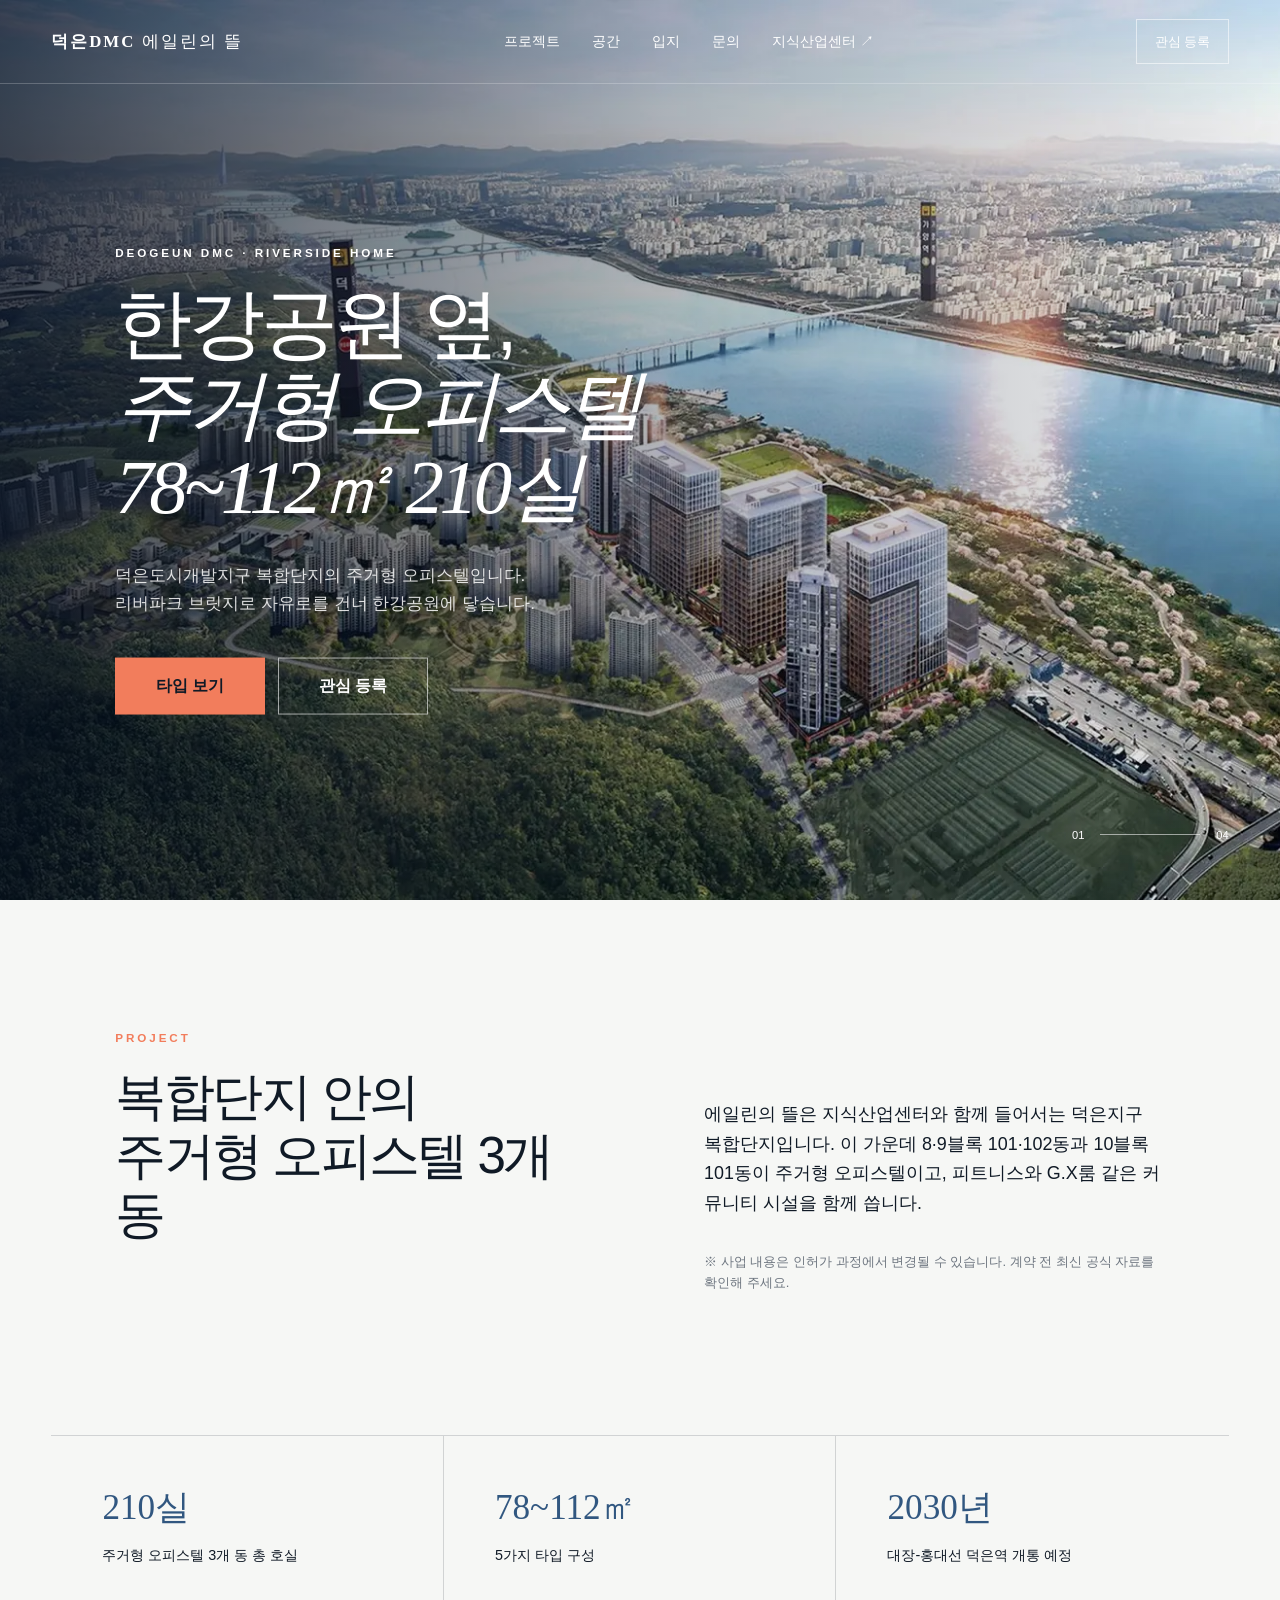
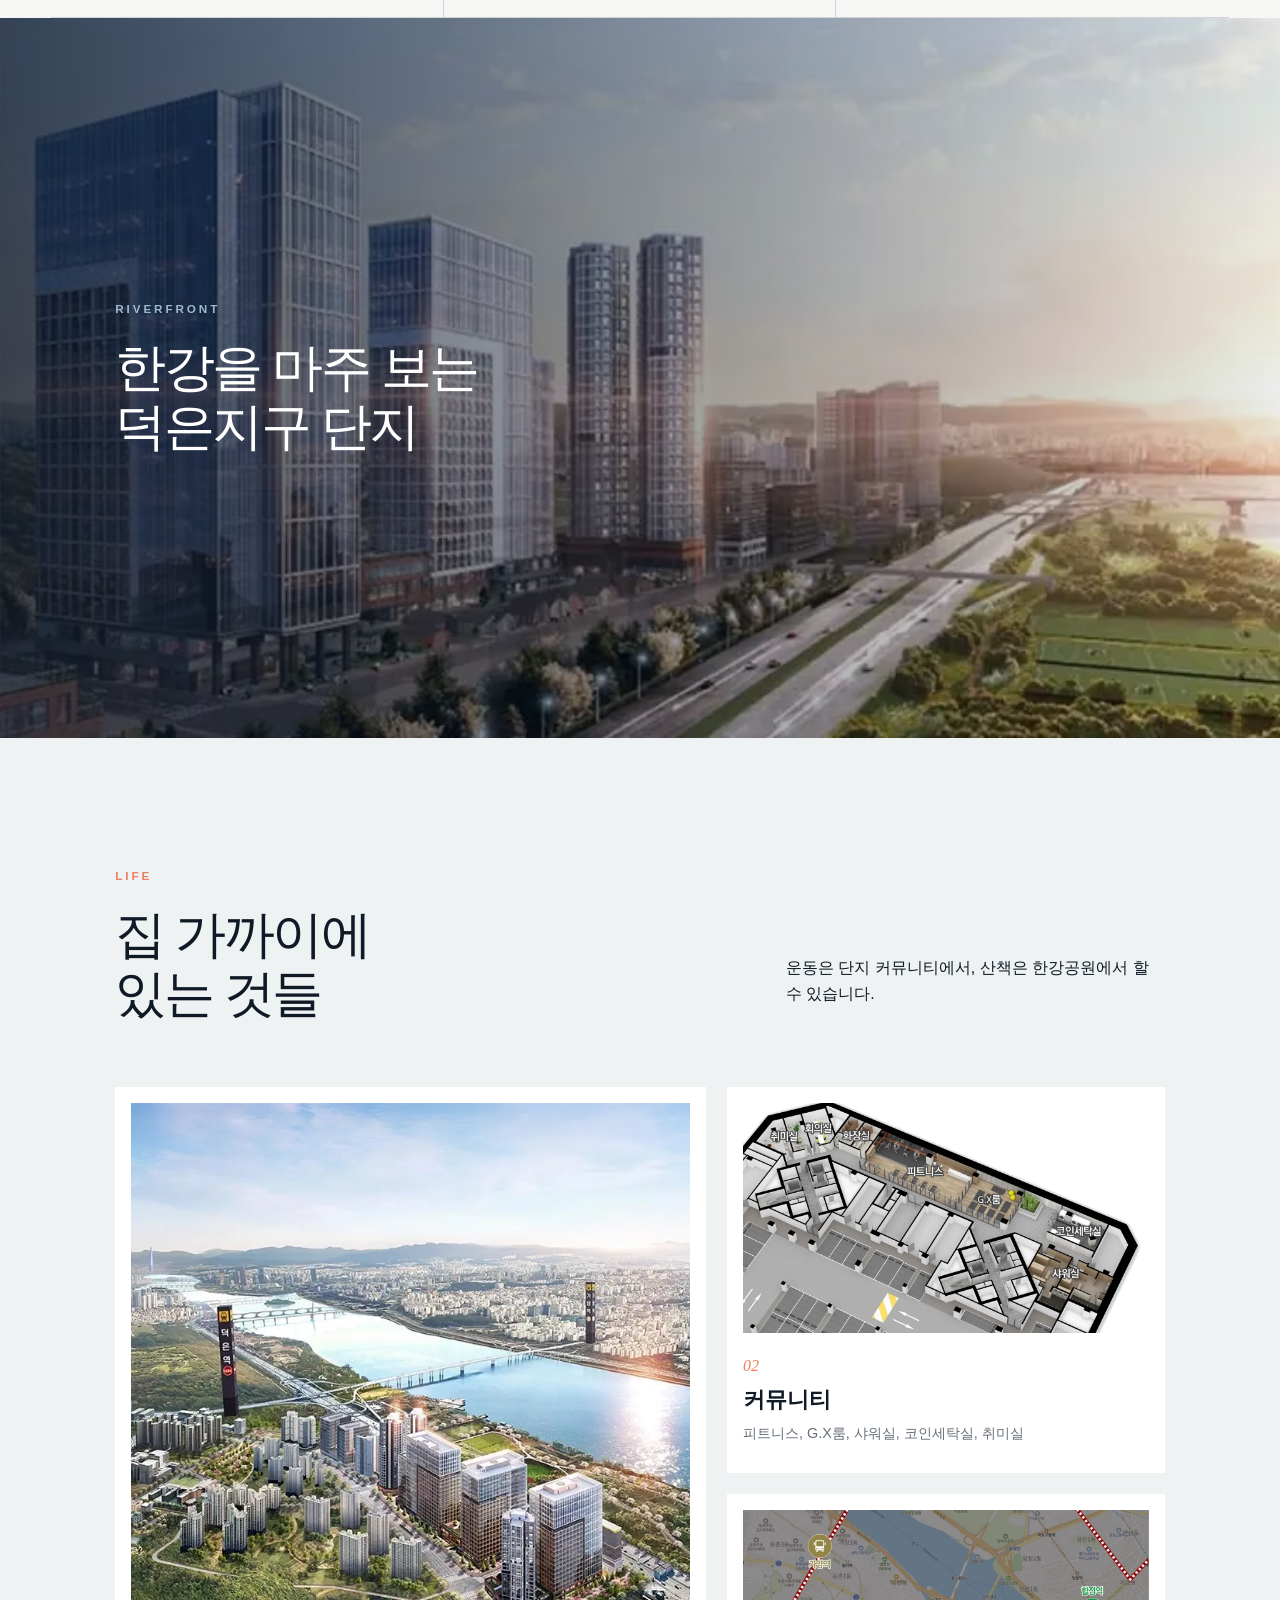
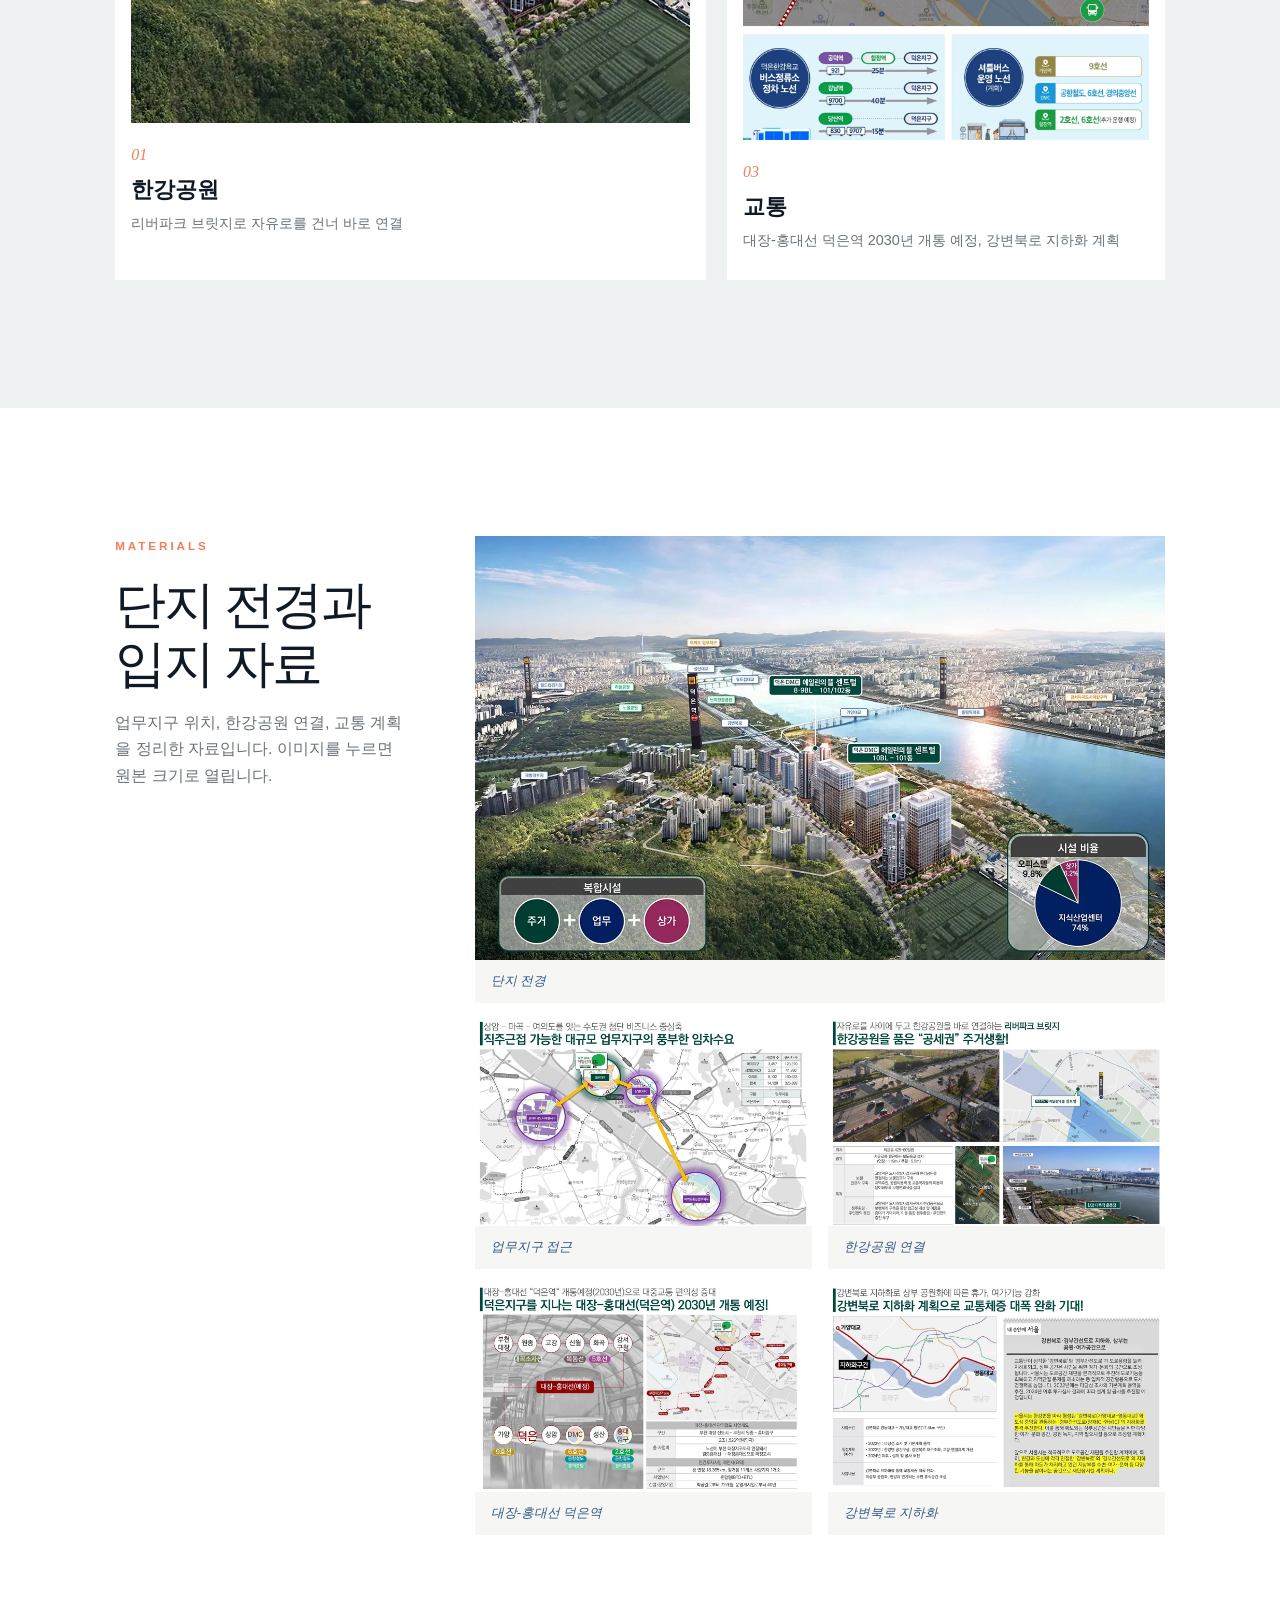
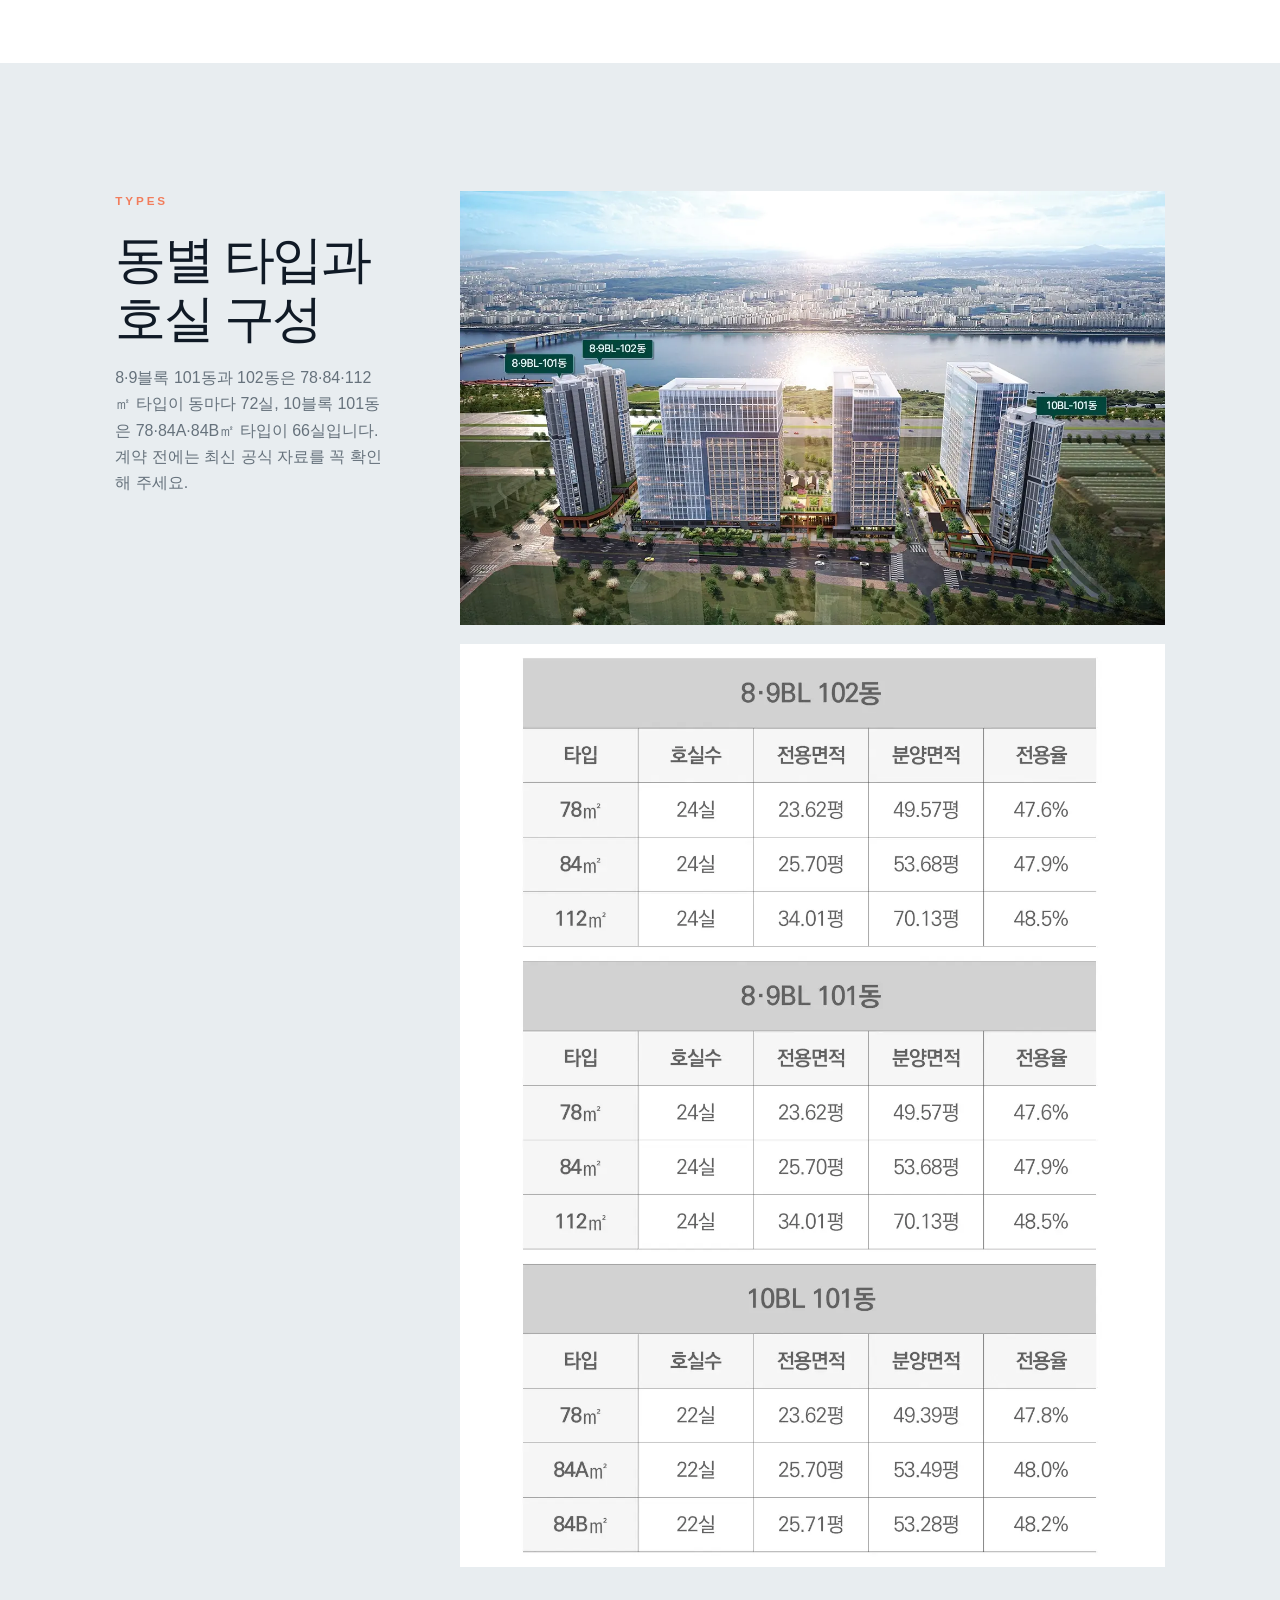
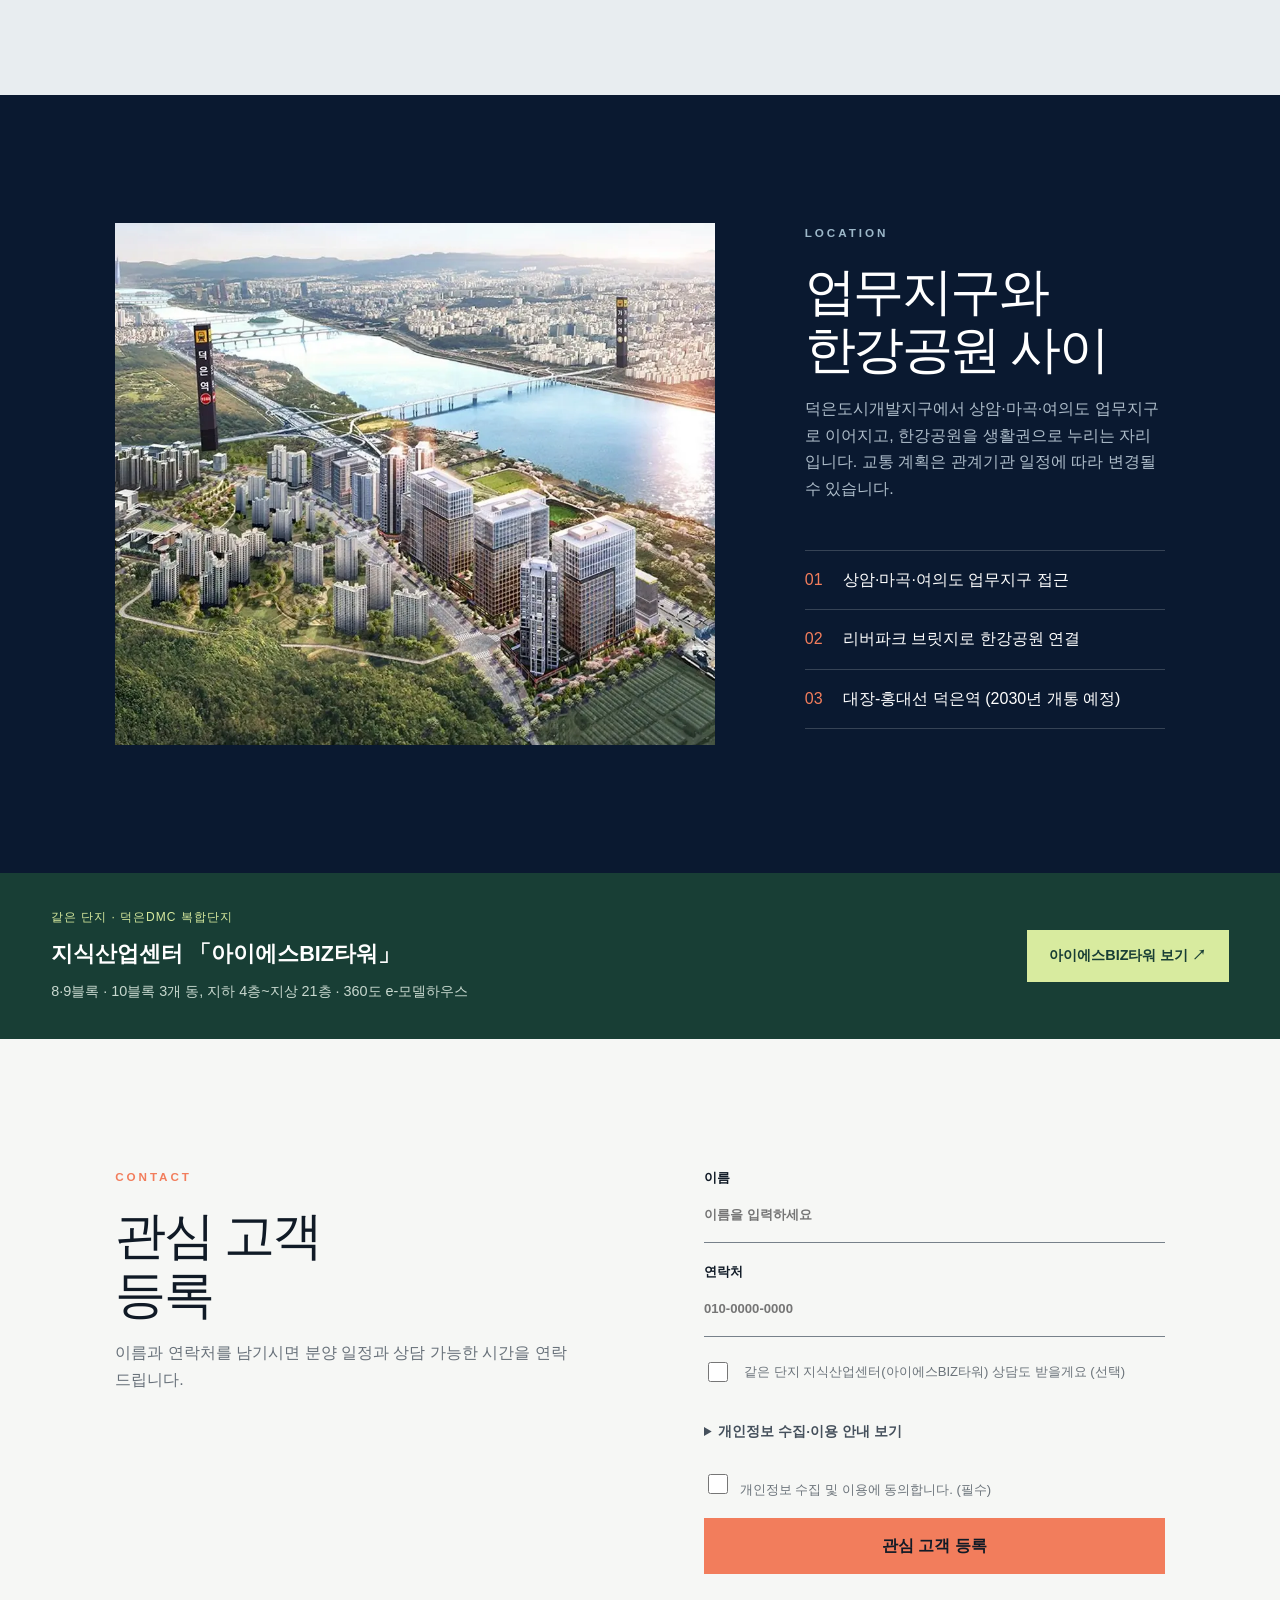
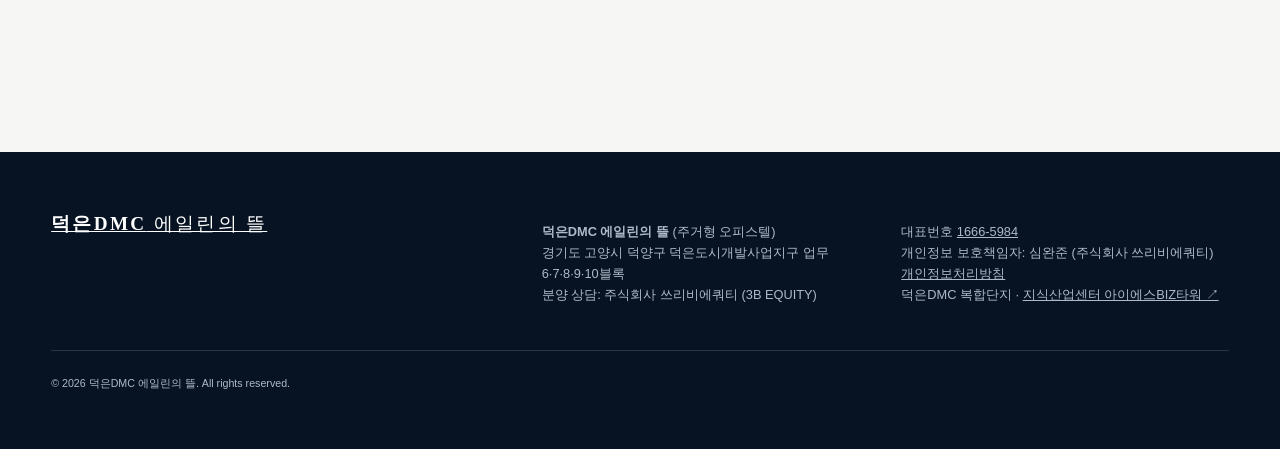
<file: index.html>
<!doctype html>
<html lang="ko">
<head>
  <meta charset="utf-8">
  <meta name="viewport" content="width=device-width,initial-scale=1">
  <meta name="description" content="덕은DMC 에일린의 뜰 — 한강공원 옆 주거형 오피스텔 3개 동, 78~112㎡ 210실">
  <meta property="og:title" content="덕은DMC 에일린의 뜰">
  <meta property="og:description" content="한강공원 옆 주거형 오피스텔 3개 동, 78~112㎡ 210실 · 관심고객 1666-5984">
  <meta property="og:image" content="https://wanjunsim3-droid.github.io/isbiz/og-image.jpg"><meta property="og:image:width" content="1200"><meta property="og:image:height" content="630"><meta property="og:url" content="https://wanjunsim3-droid.github.io/isbiz/"><meta property="og:site_name" content="덕은DMC 에일린의 뜰"><meta property="og:locale" content="ko_KR"><meta name="twitter:card" content="summary_large_image"><meta name="twitter:image" content="https://wanjunsim3-droid.github.io/isbiz/og-image.jpg"><meta name="theme-color" content="#0a1930"><link rel="canonical" href="https://wanjunsim3-droid.github.io/isbiz/"><link rel="icon" href="favicon.ico" sizes="48x48"><link rel="icon" href="favicon.png" type="image/png"><link rel="apple-touch-icon" href="apple-touch-icon.png">
  <meta property="og:type" content="website">
  <title>덕은DMC 에일린의 뜰</title>
  <link rel="stylesheet" href="styles.css?v=20261122b">
  <link rel="stylesheet" href="gallery.css?v=20261122b">
</head>
<body>
  <header class="site-header">
    <a class="brand" href="#top" aria-label="처음으로"><span>덕은DMC</span> 에일린의 뜰</a>
    <button class="menu-button" aria-expanded="false" aria-controls="nav">메뉴</button>
    <nav id="nav" aria-label="주요 메뉴">
      <a href="#story">프로젝트</a><a href="#places">공간</a><a href="#location">입지</a><a href="#contact">문의</a><a class="nav-sister" href="https://wanjunsim3-droid.github.io/isbiztower/?from=isbiz" target="_blank" rel="noopener">지식산업센터 ↗</a>
    </nav>
    <a class="header-cta" href="#contact">관심 등록</a>
  </header>

  <main id="top">
    <section class="hero" aria-labelledby="hero-title">
      <img src="1783400530_2.슬라이드메인02.webp" alt="한강과 주변 도시를 조망한 프로젝트 광역 이미지" width="1600" height="926" fetchpriority="high">
      <div class="hero-shade"></div>
      <div class="hero-content">
        <p class="eyebrow">DEOGEUN DMC · RIVERSIDE HOME</p>
        <h1 id="hero-title">한강공원 옆,<br><em>주거형 오피스텔<br>78~112㎡ 210실</em></h1>
        <p class="hero-copy">덕은도시개발지구 복합단지의 주거형 오피스텔입니다.<br>리버파크 브릿지로 자유로를 건너 한강공원에 닿습니다.</p>
        <div class="hero-actions"><a class="button primary" href="#types">타입 보기</a><a class="button ghost" href="#contact">관심 등록</a></div>
      </div>
      <div class="hero-index" aria-hidden="true"><span>01</span><i></i><span>04</span></div>
    </section>

    <section id="story" class="intro section-pad">
      <div><p class="section-label">PROJECT</p><h2>복합단지 안의<br>주거형 오피스텔 3개 동</h2></div>
      <div class="intro-copy"><p>에일린의 뜰은 지식산업센터와 함께 들어서는 덕은지구 복합단지입니다. 이 가운데 8·9블록 101·102동과 10블록 101동이 주거형 오피스텔이고, 피트니스와 G.X룸 같은 커뮤니티 시설을 함께 씁니다.</p><p class="disclaimer">※ 사업 내용은 인허가 과정에서 변경될 수 있습니다. 계약 전 최신 공식 자료를 확인해 주세요.</p></div>
    </section>

    <section class="stats" aria-label="프로젝트 핵심 가치">
      <article><strong>210실</strong><span>주거형 오피스텔 3개 동 총 호실</span></article>
      <article><strong>78~112㎡</strong><span>5가지 타입 구성</span></article>
      <article><strong>2030년</strong><span>대장-홍대선 덕은역 개통 예정</span></article>
    </section>

    <section class="project-visual" aria-label="프로젝트 전경">
      <img src="1783405571서브탑이미지.webp" alt="한강변 프로젝트 건축 전경" width="1900" height="400" loading="lazy" decoding="async">
      <div><p class="section-label light">RIVERFRONT</p><h2>한강을 마주 보는<br>덕은지구 단지</h2></div>
    </section>

    <section id="places" class="places section-pad">
      <div class="places-head"><div><p class="section-label">LIFE</p><h2>집 가까이에<br>있는 것들</h2></div><p>운동은 단지 커뮤니티에서, 산책은 한강공원에서 할 수 있습니다.</p></div>
      <div class="scene-grid">
        <article class="scene scene-large"><div class="scene-art art-one"></div><span>01</span><h3>한강공원</h3><p>리버파크 브릿지로 자유로를 건너 바로 연결</p></article>
        <article class="scene"><div class="scene-art art-two"></div><span>02</span><h3>커뮤니티</h3><p>피트니스, G.X룸, 샤워실, 코인세탁실, 취미실</p></article>
        <article class="scene"><div class="scene-art art-three"></div><span>03</span><h3>교통</h3><p>대장-홍대선 덕은역 2030년 개통 예정, 강변북로 지하화 계획</p></article>
      </div>
    </section>

    <section class="gallery section-pad" aria-labelledby="gallery-title">
      <div class="gallery-title"><p class="section-label">MATERIALS</p><h2 id="gallery-title">단지 전경과<br>입지 자료</h2><p>업무지구 위치, 한강공원 연결, 교통 계획을 정리한 자료입니다. 이미지를 누르면 원본 크기로 열립니다.</p></div>
      <div class="gallery-track">
        <figure><a href="1783405256_1.00.webp" target="_blank" rel="noopener" aria-label="원본 크게 보기"><img src="1783405256_1.00.webp" alt="덕은DMC 에일린의 뜰 단지 전경과 복합시설 구성(주거·업무·상가)" width="1300" height="800" loading="lazy" decoding="async"></a><figcaption>단지 전경</figcaption></figure>
        <figure><a href="1783405256_2.01.webp" target="_blank" rel="noopener" aria-label="원본 크게 보기"><img src="1783405256_2.01.webp" alt="상암·마곡·여의도를 잇는 업무지구 위치도" width="1300" height="800" loading="lazy" decoding="async"></a><figcaption>업무지구 접근</figcaption></figure>
        <figure><a href="1783405256_3.02.webp" target="_blank" rel="noopener" aria-label="원본 크게 보기"><img src="1783405256_3.02.webp" alt="리버파크 브릿지로 연결되는 한강공원 생활권" width="1300" height="800" loading="lazy" decoding="async"></a><figcaption>한강공원 연결</figcaption></figure>
        <figure><a href="1783405257_4.03.webp" target="_blank" rel="noopener" aria-label="원본 크게 보기"><img src="1783405257_4.03.webp" alt="대장-홍대선 덕은역 2030년 개통 예정 노선도" width="1300" height="800" loading="lazy" decoding="async"></a><figcaption>대장-홍대선 덕은역</figcaption></figure>
        <figure><a href="1783405257_5.04.webp" target="_blank" rel="noopener" aria-label="원본 크게 보기"><img src="1783405257_5.04.webp" alt="강변북로 지하화 계획 안내" width="1300" height="800" loading="lazy" decoding="async"></a><figcaption>강변북로 지하화</figcaption></figure>
      </div>
    </section>

    <section id="types" class="overview section-pad" aria-labelledby="overview-title">
      <div class="overview-copy"><p class="section-label">TYPES</p><h2 id="overview-title">동별 타입과<br>호실 구성</h2><p>8·9블록 101동과 102동은 78·84·112㎡ 타입이 동마다 72실, 10블록 101동은 78·84A·84B㎡ 타입이 66실입니다. 계약 전에는 최신 공식 자료를 꼭 확인해 주세요.</p></div>
      <div class="overview-images"><img src="1783401132_1.사업개요.webp" alt="강변 프로젝트 건물 배치 조감도" width="1300" height="800" loading="lazy" decoding="async"><img src="1783401680_2.사업개요1.webp" alt="동별 타입과 면적 안내표" width="1300" height="1700" loading="lazy" decoding="async"></div>
    </section>

    <section id="location" class="location section-pad">
      <div class="map-art location-photo"><img src="1783405372_1.관심고객등록.webp" alt="한강과 주변 생활권을 보여주는 광역 조감도" width="1300" height="800" loading="lazy" decoding="async"></div>
      <div class="location-copy"><p class="section-label light">LOCATION</p><h2>업무지구와<br>한강공원 사이</h2><p>덕은도시개발지구에서 상암·마곡·여의도 업무지구로 이어지고, 한강공원을 생활권으로 누리는 자리입니다. 교통 계획은 관계기관 일정에 따라 변경될 수 있습니다.</p><ul><li><span>01</span> 상암·마곡·여의도 업무지구 접근</li><li><span>02</span> 리버파크 브릿지로 한강공원 연결</li><li><span>03</span> 대장-홍대선 덕은역 (2030년 개통 예정)</li></ul></div>
    </section>

    <section class="sister-band" aria-label="같은 단지 지식산업센터"><div><span class="sister-label">같은 단지 · 덕은DMC 복합단지</span><strong>지식산업센터 「아이에스BIZ타워」</strong><p>8·9블록 · 10블록 3개 동, 지하 4층~지상 21층 · 360도 e-모델하우스</p></div><a class="sister-link" href="https://wanjunsim3-droid.github.io/isbiztower/?from=isbiz" target="_blank" rel="noopener">아이에스BIZ타워 보기 ↗</a></section>
    <section id="contact" class="contact section-pad">
      <div><p class="section-label">CONTACT</p><h2>관심 고객<br>등록</h2><p>이름과 연락처를 남기시면 분양 일정과 상담 가능한 시간을 연락드립니다.</p></div>
      <form id="interest-form"><label>이름<input name="name" autocomplete="name" placeholder="이름을 입력하세요" required></label><label>연락처<input name="phone" inputmode="tel" autocomplete="tel" placeholder="010-0000-0000" required></label><input type="text" name="_honey" tabindex="-1" autocomplete="off" aria-hidden="true" style="position:absolute;left:-9999px;opacity:0"><label class="agree biz-opt"><input type="checkbox" name="biz"> 같은 단지 지식산업센터(아이에스BIZ타워) 상담도 받을게요 (선택)</label><details class="consent"><summary>개인정보 수집·이용 안내 보기</summary><ul><li>수집 항목: 이름, 연락처</li><li>이용 목적: 관심 고객 등록, 분양 소식 및 상담 일정 안내 (지식산업센터 상담을 선택한 경우 해당 상담 안내 포함)</li><li>수신처: 주식회사 쓰리비에쿼티 (개인정보 보호책임자 심완준)</li><li>보유 기간: 등록일로부터 1년 또는 동의 철회 시까지</li><li>전송 위탁: FormSubmit(formsubmit.co)을 통해 운영 담당자 이메일로 전달</li><li>동의를 거부할 수 있으며, 이 경우 관심 고객 등록이 제한됩니다. 대표번호 1666-5984로 전화 상담은 가능합니다.</li></ul><a href="privacy.html" target="_blank" rel="noopener">개인정보처리방침 전문 보기</a></details><label class="agree"><input type="checkbox" required> 개인정보 수집 및 이용에 동의합니다. (필수)</label><button class="button primary" type="submit">관심 고객 등록</button><p id="form-message" role="status"></p></form>
    </section>
  </main>

  <footer><a class="brand" href="#top"><span>덕은DMC</span> 에일린의 뜰</a><p><b data-project></b> (주거형 오피스텔)<br><span data-address></span><br>분양 상담: 주식회사 쓰리비에쿼티 (3B EQUITY)</p><p>대표번호 <a data-phone-link href="tel:16665984"><span data-phone></span></a><br>개인정보 보호책임자: <span data-privacy-manager></span><br><a href="privacy.html">개인정보처리방침</a><br>덕은DMC 복합단지 · <a href="https://wanjunsim3-droid.github.io/isbiztower/?from=isbiz" target="_blank" rel="noopener">지식산업센터 아이에스BIZ타워 ↗</a></p><small>© 2026 <span data-project></span>. All rights reserved.</small></footer>
  <script src="config.js"></script><script src="app.js?v=20261122b"></script>
</body>
</html>
</file>
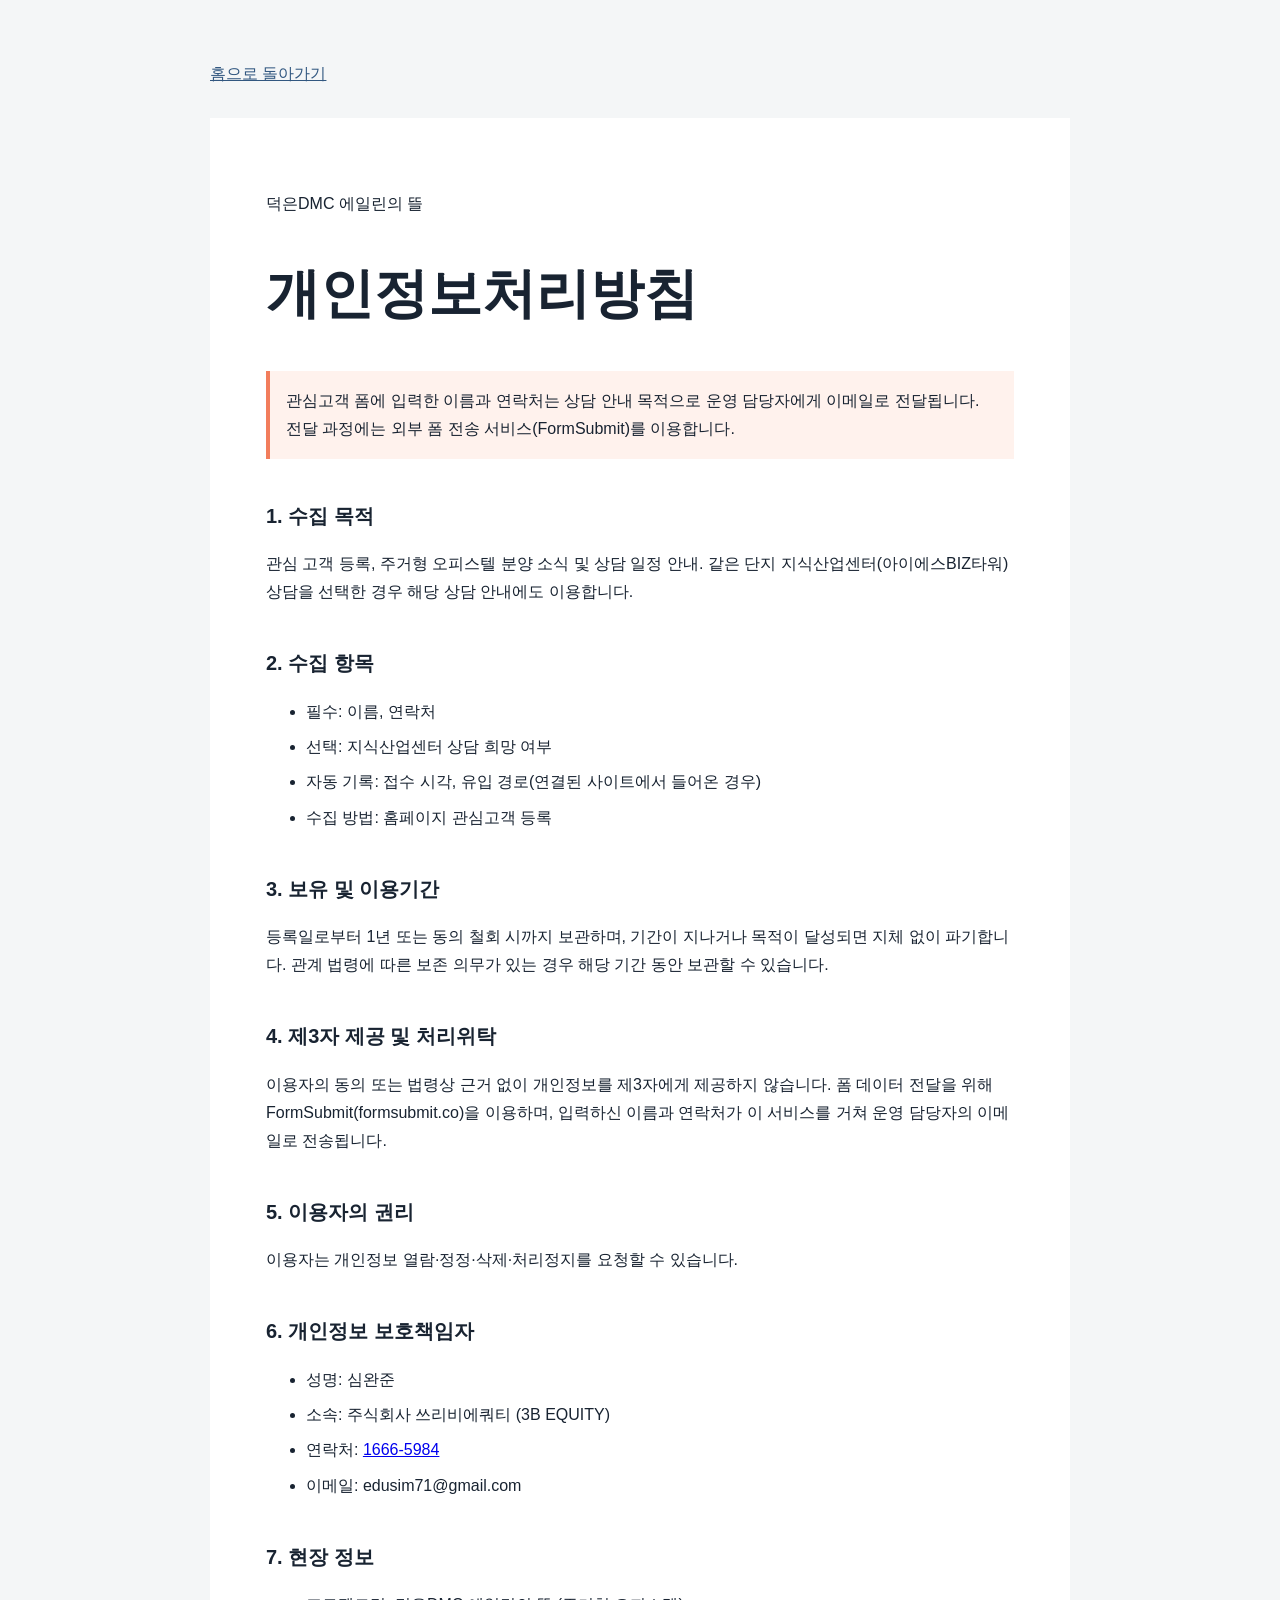
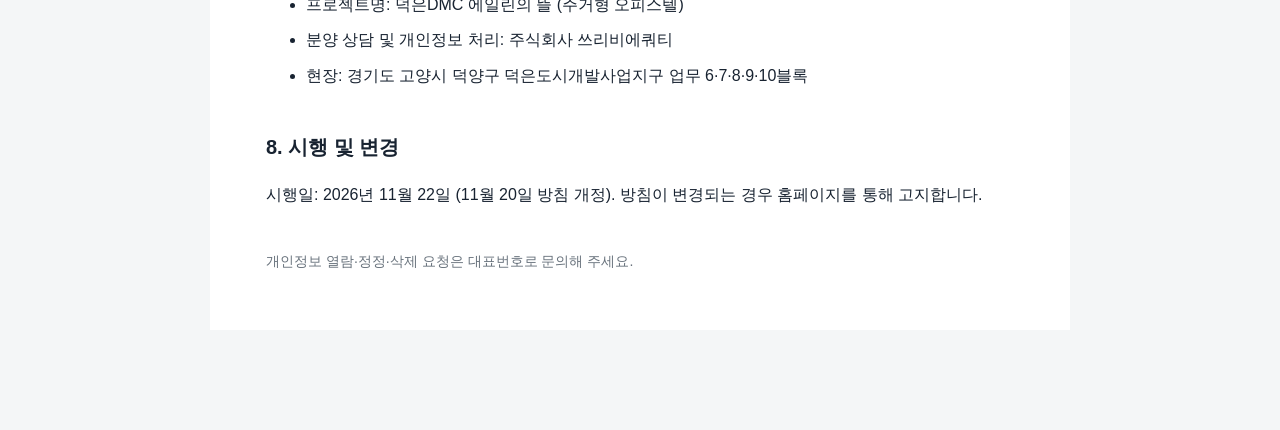
<file: privacy.html>
<!doctype html>
<html lang="ko">
<head>
  <meta charset="utf-8">
  <meta name="viewport" content="width=device-width,initial-scale=1">
  <title>개인정보처리방침 | 덕은DMC 에일린의 뜰</title>
  <style>body{margin:0;background:#f4f6f7;color:#182331;font:16px/1.75 Arial,"Noto Sans KR",sans-serif}.wrap{max-width:860px;margin:auto;padding:60px 24px 100px}.back{color:#315780}.card{margin-top:30px;padding:clamp(24px,5vw,56px);background:#fff}h1{font-size:clamp(2rem,5vw,3.4rem);line-height:1.15}h2{margin-top:2.5rem;font-size:1.25rem}li{margin:.45rem 0}.notice{padding:16px;background:#fff2ed;border-left:4px solid #f27d5c}footer{margin-top:40px;color:#69737d;font-size:.88rem}</style>
<link rel="icon" href="favicon.ico" sizes="48x48"></head>
<body><main class="wrap"><a class="back" href="index.html">홈으로 돌아가기</a><article class="card"><p>덕은DMC 에일린의 뜰</p><h1>개인정보처리방침</h1><p class="notice">관심고객 폼에 입력한 이름과 연락처는 상담 안내 목적으로 운영 담당자에게 이메일로 전달됩니다. 전달 과정에는 외부 폼 전송 서비스(FormSubmit)를 이용합니다.</p>
<h2>1. 수집 목적</h2><p>관심 고객 등록, 주거형 오피스텔 분양 소식 및 상담 일정 안내. 같은 단지 지식산업센터(아이에스BIZ타워) 상담을 선택한 경우 해당 상담 안내에도 이용합니다.</p>
<h2>2. 수집 항목</h2><ul><li>필수: 이름, 연락처</li><li>선택: 지식산업센터 상담 희망 여부</li><li>자동 기록: 접수 시각, 유입 경로(연결된 사이트에서 들어온 경우)</li><li>수집 방법: 홈페이지 관심고객 등록</li></ul>
<h2>3. 보유 및 이용기간</h2><p>등록일로부터 1년 또는 동의 철회 시까지 보관하며, 기간이 지나거나 목적이 달성되면 지체 없이 파기합니다. 관계 법령에 따른 보존 의무가 있는 경우 해당 기간 동안 보관할 수 있습니다.</p>
<h2>4. 제3자 제공 및 처리위탁</h2><p>이용자의 동의 또는 법령상 근거 없이 개인정보를 제3자에게 제공하지 않습니다. 폼 데이터 전달을 위해 FormSubmit(formsubmit.co)을 이용하며, 입력하신 이름과 연락처가 이 서비스를 거쳐 운영 담당자의 이메일로 전송됩니다.</p>
<h2>5. 이용자의 권리</h2><p>이용자는 개인정보 열람·정정·삭제·처리정지를 요청할 수 있습니다.</p>
<h2>6. 개인정보 보호책임자</h2><ul><li>성명: 심완준</li><li>소속: 주식회사 쓰리비에쿼티 (3B EQUITY)</li><li>연락처: <a href="tel:16665984">1666-5984</a></li><li>이메일: edusim71@gmail.com</li></ul>
<h2>7. 현장 정보</h2><ul><li>프로젝트명: 덕은DMC 에일린의 뜰 (주거형 오피스텔)</li><li>분양 상담 및 개인정보 처리: 주식회사 쓰리비에쿼티</li><li>현장: 경기도 고양시 덕양구 덕은도시개발사업지구 업무 6·7·8·9·10블록</li></ul>
<h2>8. 시행 및 변경</h2><p>시행일: 2026년 11월 22일 (11월 20일 방침 개정). 방침이 변경되는 경우 홈페이지를 통해 고지합니다.</p>
<footer>개인정보 열람·정정·삭제 요청은 대표번호로 문의해 주세요.</footer></article></main></body></html>
</file>
<file: styles.css>
:root{--navy:#0a1930;--ink:#101a26;--blue:#315780;--sky:#dce9f1;--coral:#f27d5c;--paper:#f6f7f5;--line:rgba(16,26,38,.16)}*{box-sizing:border-box}html{scroll-behavior:smooth}body{margin:0;color:var(--ink);background:var(--paper);font-family:"Pretendard","Noto Sans KR",Arial,sans-serif;line-height:1.65}a{color:inherit;text-decoration:none}.site-header{position:fixed;z-index:20;top:0;left:0;width:100%;height:84px;padding:0 4vw;display:flex;align-items:center;gap:3rem;color:white;border-bottom:1px solid rgba(255,255,255,.22);transition:.3s}.site-header.scrolled{height:68px;background:rgba(10,25,48,.94);backdrop-filter:blur(12px)}.brand{font-family:Georgia,serif;font-size:1.05rem;letter-spacing:.12em}.brand span{font-weight:700}.site-header nav{display:flex;gap:2rem;margin:auto}.site-header nav a{font-size:.88rem}.header-cta{border:1px solid rgba(255,255,255,.55);padding:.65rem 1.1rem;font-size:.82rem}.menu-button{display:none;background:none;border:1px solid white;color:white;padding:.5rem .7rem}.hero{position:relative;min-height:760px;height:100vh;color:white;overflow:hidden}.hero>img{position:absolute;width:100%;height:100%;object-fit:cover}.hero-shade{position:absolute;inset:0;background:linear-gradient(90deg,rgba(5,15,31,.76) 0%,rgba(5,15,31,.3) 52%,rgba(5,15,31,.05) 100%)}.hero-content{position:absolute;left:9vw;top:50%;transform:translateY(-44%);max-width:680px}.eyebrow,.section-label{font-size:.73rem;letter-spacing:.25em;font-weight:700;margin:0 0 1.3rem}.hero h1{font-size:clamp(3.4rem,6vw,7.2rem);line-height:1.05;letter-spacing:-.055em;margin:0;font-weight:300}.hero h1 em{font-family:Georgia,serif;font-weight:400}.hero-copy{font-size:1.08rem;margin:2rem 0 2.5rem;color:rgba(255,255,255,.84)}.hero-actions{display:flex;gap:.8rem}.button{display:inline-flex;justify-content:center;align-items:center;min-width:150px;padding:.88rem 1.3rem;border:1px solid transparent;font:inherit;font-weight:700;cursor:pointer}.button.primary{background:var(--coral);color:#101a26}.button.ghost{border-color:rgba(255,255,255,.6)}.hero-index{position:absolute;bottom:3.5rem;right:4vw;display:flex;align-items:center;gap:1rem;font-size:.7rem}.hero-index i{width:100px;height:1px;background:rgba(255,255,255,.55)}.section-pad{padding:8rem 9vw}.intro{display:grid;grid-template-columns:1fr 1fr;gap:10vw}.section-label{color:var(--coral)}h2{font-size:clamp(2.5rem,4vw,5rem);letter-spacing:-.05em;line-height:1.15;margin:0;font-weight:500}.intro-copy{padding-top:3.4rem;font-size:1.12rem;max-width:580px}.disclaimer{margin-top:2rem;color:#6e7680;font-size:.82rem}.stats{display:grid;grid-template-columns:repeat(3,1fr);margin:0 4vw;border-top:1px solid var(--line);border-bottom:1px solid var(--line)}.stats article{padding:3rem 4vw;border-right:1px solid var(--line)}.stats article:last-child{border:0}.stats strong{display:block;font:2.2rem Georgia,serif;color:var(--blue);margin-bottom:.7rem}.stats span{font-size:.9rem}.places{background:#eef2f3}.places-head{display:grid;grid-template-columns:1.2fr .8fr;gap:8vw;align-items:end}.places-head>p{max-width:480px}.scene-grid{display:grid;grid-template-columns:1.35fr 1fr;gap:1.3rem;margin-top:4rem}.scene{background:white;padding:1rem 1rem 1.7rem}.scene-large{grid-row:span 2}.scene-art{min-height:230px;margin-bottom:1.2rem;background:#ccd9de}.scene-large .scene-art{height:calc(100% - 130px);min-height:500px}.art-one{background:linear-gradient(145deg,transparent 35%,rgba(242,125,92,.7) 36% 42%,transparent 43%),linear-gradient(25deg,#173553 0 40%,#b9d4df 41% 68%,#eef2ee 69%)}.art-two{background:radial-gradient(circle at 70% 40%,#e7b777 0 8%,transparent 9%),linear-gradient(140deg,#153748 0 36%,#88a795 37% 68%,#d4e0d8 69%)}.art-three{background:linear-gradient(35deg,#bdcbc6 0 24%,#f27d5c 25% 34%,#25445f 35% 69%,#d7e2e5 70%)}.scene span{font:italic 1rem Georgia,serif;color:var(--coral)}.scene h3{font-size:1.4rem;margin:.2rem 0}.scene p{margin:0;color:#68717a;font-size:.9rem}.location{display:grid;grid-template-columns:1.25fr .75fr;gap:7vw;background:var(--navy);color:white;min-height:700px}.map-art{position:relative;min-height:520px;background:#102a49;overflow:hidden}.river{position:absolute;left:-15%;top:29%;width:130%;height:34%;background:#315879;transform:rotate(-8deg);border-top:1px solid #6f92aa;border-bottom:1px solid #6f92aa}.road{position:absolute;width:120%;height:5px;background:#778a96;box-shadow:0 0 0 8px rgba(255,255,255,.04)}.r1{top:28%;left:-10%;transform:rotate(31deg)}.r2{top:75%;left:-10%;transform:rotate(-20deg)}.pin{position:absolute;top:47%;left:53%;display:flex;align-items:center;gap:.8rem}.pin b{width:22px;height:22px;border:6px solid var(--coral);border-radius:50%;box-shadow:0 0 0 8px rgba(242,125,92,.25)}.pin span{font-size:.65rem;letter-spacing:.12em}.section-label.light{color:#9db8c9}.location-copy{align-self:center}.location-copy>p{color:#aebdca}.location-copy ul{list-style:none;padding:0;margin-top:3rem;border-top:1px solid rgba(255,255,255,.18)}.location-copy li{padding:1rem 0;border-bottom:1px solid rgba(255,255,255,.18)}.location-copy li span{color:var(--coral);margin-right:1rem}.contact{display:grid;grid-template-columns:1fr 1fr;gap:10vw}.contact>div>p:last-child{color:#68717a}.contact form{display:grid;gap:1.1rem}.contact label{font-size:.82rem;font-weight:700}.contact input:not([type=checkbox]){display:block;width:100%;padding:1rem 0;border:0;border-bottom:1px solid #77818a;background:transparent;font:inherit}.agree{font-weight:400!important;color:#6b737a}.agree input{margin-right:.5rem}#form-message{color:var(--blue);font-weight:700}footer{padding:3.5rem 4vw;background:#071323;color:#aeb9c7;display:grid;grid-template-columns:1.4fr 1fr 1fr;gap:2rem;align-items:start;font-size:.8rem}footer .brand{color:white;font-size:1.2rem}footer small{grid-column:1/-1;border-top:1px solid rgba(255,255,255,.14);padding-top:1.5rem}@media(max-width:820px){.site-header{height:68px}.site-header nav{display:none;position:absolute;top:68px;left:0;width:100%;padding:1rem 4vw;background:var(--navy);flex-direction:column}.site-header nav.open{display:flex}.menu-button{display:block;margin-left:auto}.header-cta{display:none}.hero{min-height:680px}.hero-content{left:6vw;right:6vw}.hero h1{font-size:3.25rem}.section-pad{padding:5rem 6vw}.intro,.places-head,.location,.contact{grid-template-columns:1fr}.stats{grid-template-columns:1fr}.stats article{border-right:0;border-bottom:1px solid var(--line)}.scene-grid{grid-template-columns:1fr}.scene-large .scene-art{min-height:300px}.map-art{min-height:400px}.location-copy{padding-top:1rem}footer{grid-template-columns:1fr}.hero-index{display:none}}

.consent{margin:.4rem 0 .2rem;font-size:.85rem;line-height:1.7;color:#45505c}.consent summary{cursor:pointer;font-weight:600;padding:.4rem 0}.consent ul{margin:.4rem 0;padding-left:1.1rem}.consent a{color:#315780;text-decoration:underline}.agree input{width:20px;height:20px;accent-color:#f27d5c;flex:none}
/* 자료 이미지(글씨가 들어간 인포그래픽)는 잘리지 않게 원본 비율로 표시 */
.gallery .gallery-track img,.gallery .gallery-track figure:first-child img{height:auto;aspect-ratio:auto;object-fit:contain}
.gallery-track a{display:block;cursor:zoom-in}
.overview-images img{height:auto}
@media(max-width:820px){
  .scene-art,.scene-large .scene-art{min-height:0;height:auto;background-size:contain;background-repeat:no-repeat;background-position:center}
  .art-one{aspect-ratio:1300/800}.art-two{aspect-ratio:1300/770}.art-three{aspect-ratio:1300/1530}
  .map-art{min-height:0}.location-photo img{height:auto;object-fit:contain}
}

.sister-band{display:flex;align-items:center;justify-content:space-between;gap:1.5rem;flex-wrap:wrap;background:#183e35;color:#fff;padding:2.2rem max(4vw,16px)}.sister-label{display:block;font-size:.75rem;letter-spacing:.08em;color:#d8eb9f;margin-bottom:.5rem}.sister-band strong{font-size:1.35rem;font-weight:600}.sister-band p{margin:.5rem 0 0;color:#c8d8cf;font-size:.9rem}.sister-link{flex:none;padding:.9rem 1.4rem;background:#d8eb9f;color:#183e35;font-weight:700;font-size:.9rem;text-decoration:none}.sister-link:hover{background:#e7f3c4}.biz-opt{display:flex;align-items:center;gap:.5rem;margin:.3rem 0}footer a{color:inherit;text-decoration:underline}@media(max-width:820px){.sister-link{width:100%;text-align:center}.site-header nav .nav-sister{opacity:.85}}
</file>
<file: gallery.css>
.art-one{background:url('1783402492_3.0한강조망.webp') center/cover}
.art-two{background:url('1783403972_1.커뮤니티.webp') center/cover}
.art-three{background:url('1783404672_1.교통인프라.webp') center/cover}
.gallery{display:grid;grid-template-columns:.6fr 1.4fr;gap:5vw;background:#fff}
.gallery-title{position:sticky;top:110px;align-self:start}
.gallery-title>p:last-child{color:#6b737a}
.gallery-track{display:grid;grid-template-columns:1fr 1fr;gap:1rem}
.gallery-track figure{margin:0;background:var(--paper);overflow:hidden}
.gallery-track figure:first-child{grid-column:1/-1}
.gallery-track img{display:block;width:100%;aspect-ratio:4/3;object-fit:cover;transition:transform .6s ease}
.gallery-track figure:first-child img{aspect-ratio:16/9}
.gallery-track figure:hover img{transform:scale(1.025)}
.gallery-track figcaption{padding:.8rem 1rem;font:italic .8rem Georgia,serif;color:var(--blue)}
@media(max-width:820px){.gallery{grid-template-columns:1fr}.gallery-title{position:static}.gallery-track{grid-template-columns:1fr}.gallery-track figure:first-child{grid-column:auto}}
.project-visual{position:relative;height:min(62vw,720px);min-height:420px;overflow:hidden;color:#fff}
.project-visual:after{content:"";position:absolute;inset:0;background:linear-gradient(90deg,rgba(5,18,35,.72),rgba(5,18,35,.08))}
.project-visual>img{width:100%;height:100%;object-fit:cover}
.project-visual>div{position:absolute;z-index:1;left:9vw;top:50%;transform:translateY(-50%)}
.overview{display:grid;grid-template-columns:.55fr 1.45fr;gap:6vw;background:#e8edf0}
.overview-copy{align-self:start;position:sticky;top:110px}.overview-copy>p:last-child{color:#66727c}
.overview-images{display:grid;gap:1.2rem}.overview-images img{display:block;width:100%;height:auto;background:#fff}
.location-photo{background:#102a49}.location-photo img{width:100%;height:100%;object-fit:cover}
@media(max-width:820px){.project-visual{min-height:500px}.project-visual>img{object-position:64% center}.project-visual>div{left:6vw}.overview{grid-template-columns:1fr}.overview-copy{position:static}}
</file>
